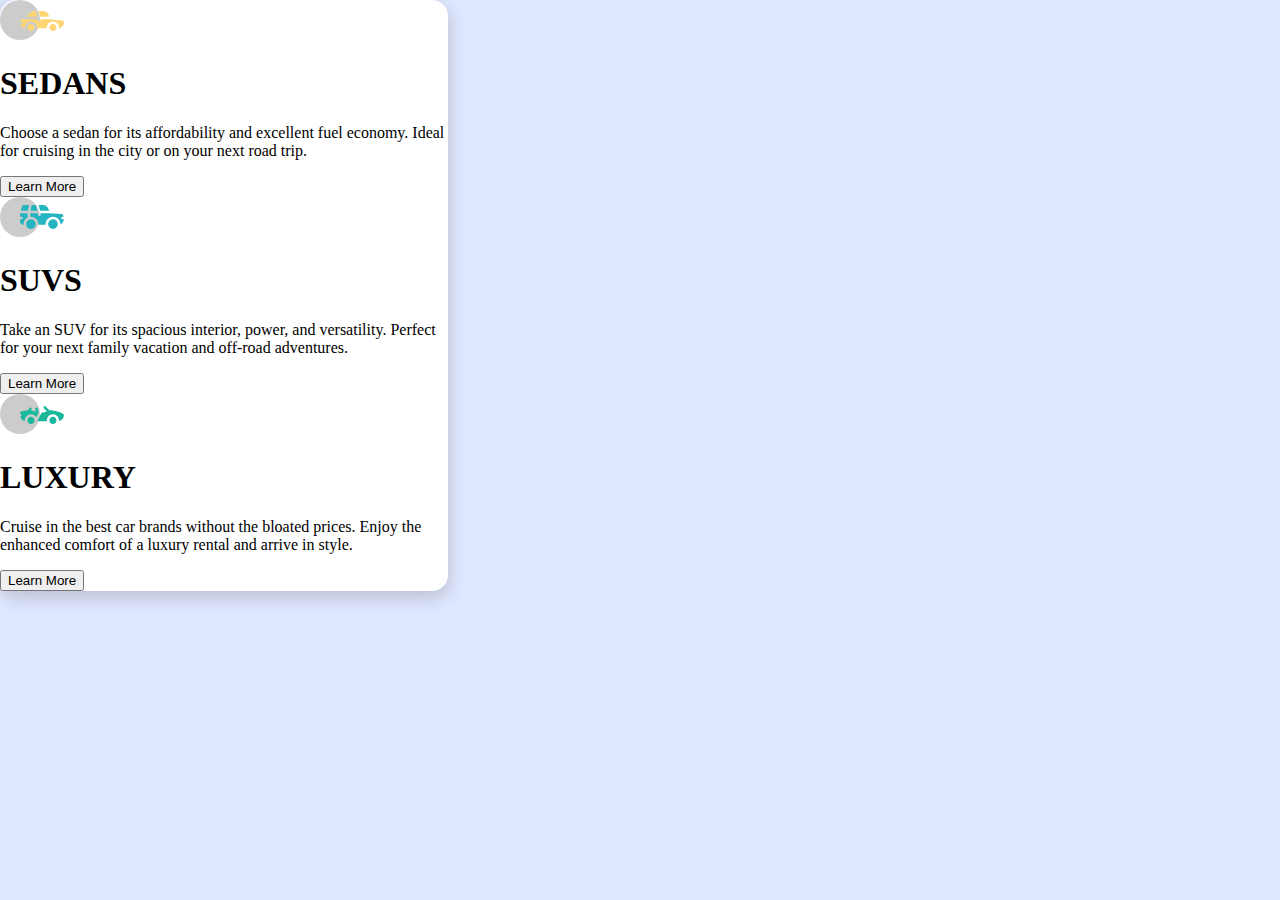
<file: index.html>
<!DOCTYPE html>
<html lang="en">
  <head>
    <meta charset="UTF-8" />
    <meta name="viewport" content="width=device-width, initial-scale=1.0" />
    <!-- displays site properly based on user's device -->

    <link
      rel="icon"
      type="image/png"
      sizes="32x32"
      href="./images/favicon-32x32.png"
    />
    <!-- fevicon -->

    <link
      href="https://fonts.googleapis.com/css2?family=Big+Shoulders+Display:wght@700&family=Lexend+Deca&display=swap"
      rel="stylesheet"
    />
    <!-- Google fonts -->

    <link rel="stylesheet" href="styles.css" />
    <!-- styles sheet -->

    <title>3-column preview card component</title>
  </head>
  <body>
    <div class="container">
      <section class="one">
        <img src="images/icon-sedans.svg" alt="Sedans-img" />
        <h1>SEDANS</h1>
        <p>
          Choose a sedan for its affordability and excellent fuel economy. Ideal
          for cruising in the city or on your next road trip.
        </p>
        <button>Learn More</button>
      </section>
      <section class="two">
        <img src="images/icon-suvs.svg" alt="SUVs-img" />
        <h1>SUVS</h1>
        <p>
          Take an SUV for its spacious interior, power, and versatility. Perfect
          for your next family vacation and off-road adventures.
        </p>
        <button>Learn More</button>
      </section>
      <section class="three">
        <img src="images/icon-luxury.svg" alt="Luxury" />
        <h1>LUXURY</h1>
        <p>
          Cruise in the best car brands without the bloated prices. Enjoy the
          enhanced comfort of a luxury rental and arrive in style.
        </p>
        <button>Learn More</button>
      </section>
    </div>
  </body>
</html>
</file>
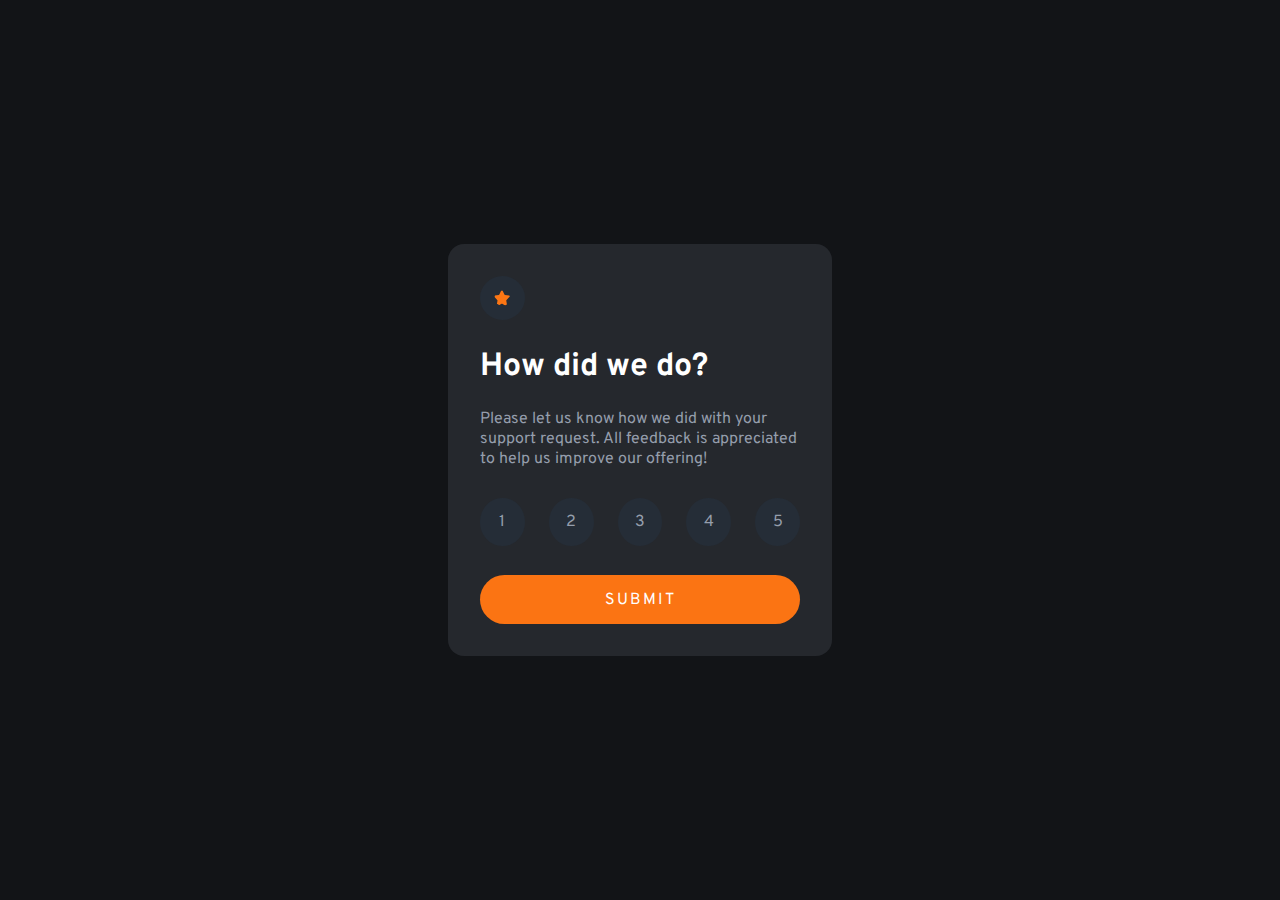
<file: Interactive-Rating-Component/index.html>
<!DOCTYPE html>
<html lang="en">
  <head>
    <meta charset="UTF-8" />
    <meta name="viewport" content="width=device-width, initial-scale=1.0" />
    <!-- displays site properly based on user's device -->

    <link
      rel="icon"
      type="image/png"
      sizes="32x32"
      href="./images/favicon-32x32.png"
    />

    <link
      href="https://fonts.googleapis.com/css2?family=Overpass:wght@400;700&display=swap"
      rel="stylesheet"
    />
    <!-- Google Fonts -->

    <link rel="stylesheet" href="styles.css" />

    <title>Interactive rating component</title>
  </head>
  <body>
    <main>
      <!-- Rating state start -->
      <div class="container">
        <img src="images/icon-star.svg" />
        <h1>How did we do?</h1>
        <p>
          Please let us know how we did with your support request. All feedback
          is appreciated to help us improve our offering!
        </p>
        <div class="rating">
          <span>1</span>
          <span>2</span>
          <span>3</span>
          <span>4</span>
          <span>5</span>
        </div>
        <p>SUBMIT</p>
      </div>
      <!-- Rating state end -->

      <!-- Thank you state start -->
      <div class="thankyou">
        <img src="images/illustration-thank-you.svg" />
        <p>You selected <span> 0 </span> out of 5</p>
        <h1>Thank you!</h1>
        <p>
          We appreciate you taking the time to give a rating. If you ever need
          more support, don’t hesitate to get in touch!
        </p>
      </div>
      <!-- Thank you state end -->
    </main>
    <script src="https://ajax.googleapis.com/ajax/libs/jquery/3.6.0/jquery.min.js"></script>
    <script src="index.js"></script>
  </body>
</html>
</file>
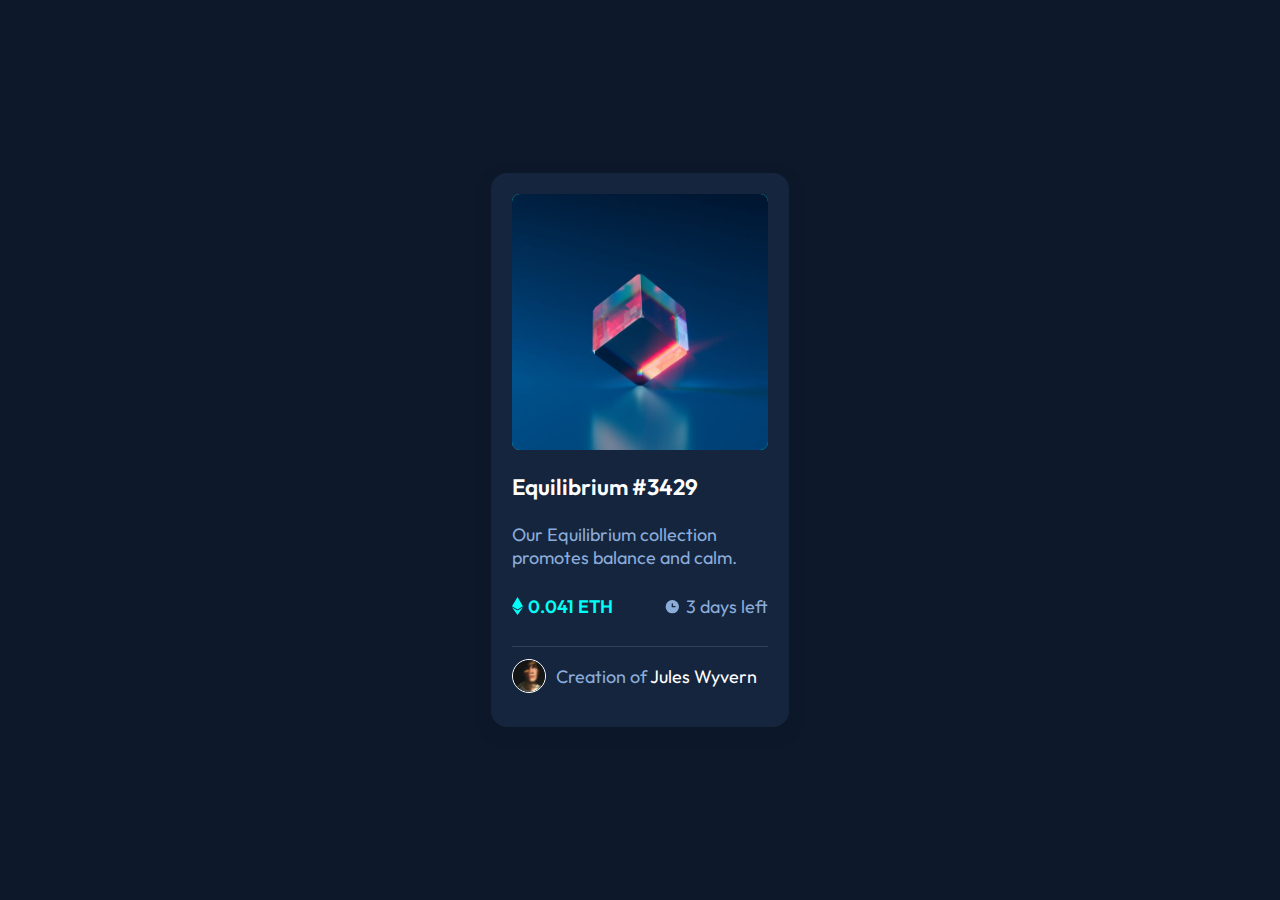
<file: NFT-Preview-Card-Component/index.html>
<!DOCTYPE html>
<html lang="en">
  <head>
    <meta charset="UTF-8" />
    <meta name="viewport" content="width=device-width, initial-scale=1.0" />
    <!-- displays site properly based on user's device -->

    <link
      rel="icon"
      type="image/png"
      sizes="32x32"
      href="./images/favicon-32x32.png"
    />
    <!-- fevicon -->

    <link rel="stylesheet" href="styles.css" />
    <!-- styles sheet -->

    <link
      href="https://fonts.googleapis.com/css2?family=Outfit:wght@300;400;600&display=swap"
      rel="stylesheet"
    />
    <!-- Google Fonts -->

    <title>NFT preview card component</title>
  </head>
  <body>
    <main>
      <div class="container">
        <div class="images">
          <img src="images/image-equilibrium.jpg" />
          <img src="images/icon-view.svg" />
        </div>

        <div class="content-one">
          <p>Equilibrium #3429</p>
          <p>Our Equilibrium collection promotes balance and calm.</p>
        </div>

        <div class="content-two">
          <div class="eth">
            <img src="./images/icon-ethereum.svg" />
            <p>0.041 ETH</p>
          </div>
          <div class="time">
            <img src="./images/icon-clock.svg" />
            <p>3 days left</p>
          </div>
        </div>

        <div class="content-three">
          <img src="images/image-avatar.png" class="userImg" />
          <p>Creation of <span>Jules Wyvern</span></p>
        </div>
      </div>
    </main>
  </body>
</html>
</file>
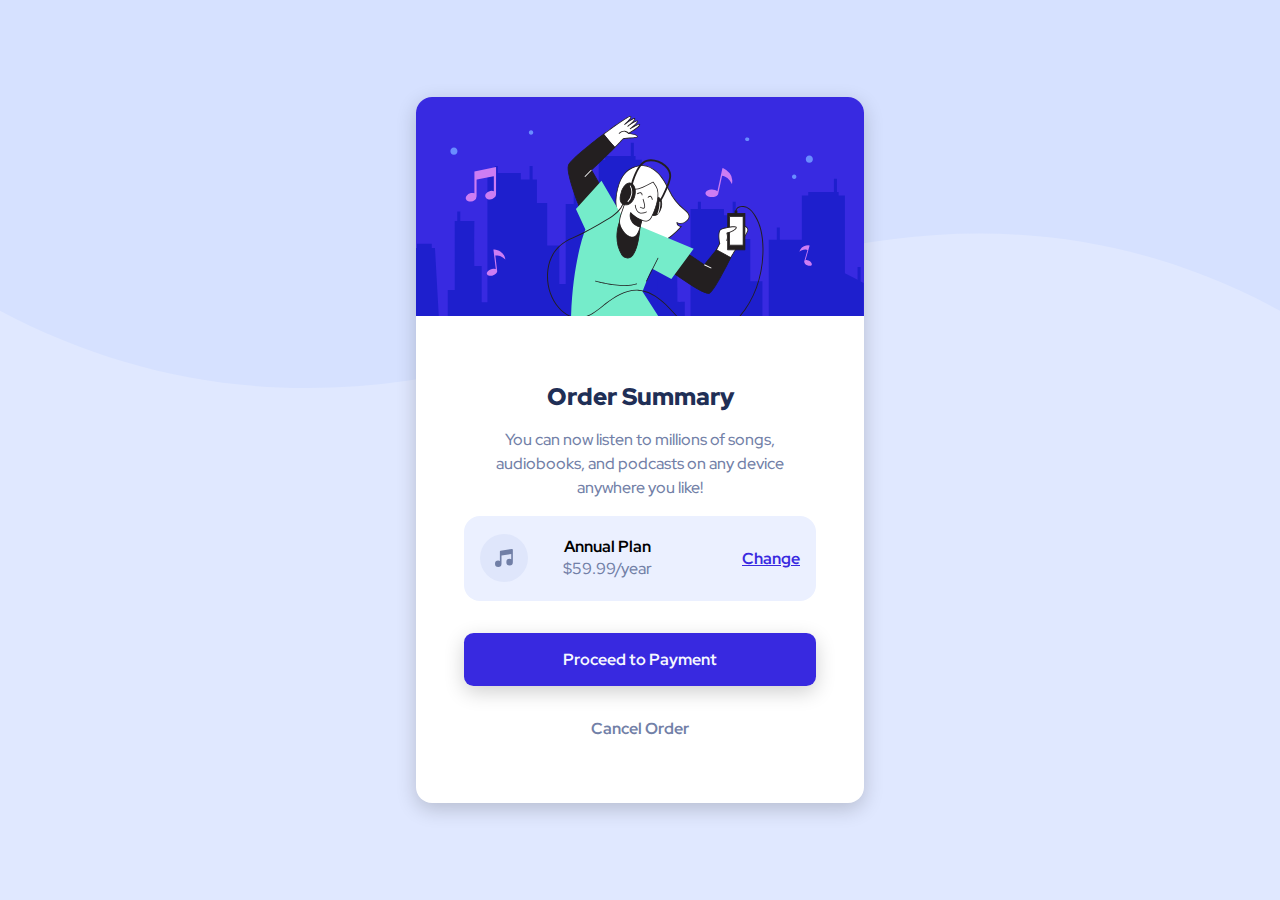
<file: Order-Summary-Card/index.html>
<!DOCTYPE html>
<html lang="en">
  <head>
    <meta charset="UTF-8" />
    <meta name="viewport" content="width=device-width, initial-scale=1.0" />
    <!-- displays site properly based on user's device -->

    <link
      rel="icon"
      type="image/png"
      sizes="32x32"
      href="./images/favicon-32x32.png"
    />

    <link rel="stylesheet" href="styles.css" />
    <!-- stylesheet -->

    <link
      href="https://fonts.googleapis.com/css2?family=Red+Hat+Display:wght@500;700;900&display=swap"
      rel="stylesheet"
    />
    <!-- google fonts -->

    <title>Order summary card</title>
  </head>
  <body>
    <img src="images/pattern-background-desktop.svg" class="bgimg" />
    <main>
      <div class="container">
        <img src="images/illustration-hero.svg" class="hero" />
        <div class="content">
          <h1>Order Summary</h1>
          <p>
            You can now listen to millions of songs, audiobooks, and podcasts on
            any device anywhere you like!
          </p>
          <div class="plan">
            <img src="images/icon-music.svg" />
            <div class="cost">
              <p>Annual Plan</p>
              <p>$59.99/year</p>
            </div>
            <p>Change</p>
          </div>
          <p>Proceed to Payment</p>
          <p>Cancel Order</p>
        </div>
      </div>
    </main>
  </body>
</html>
</file>
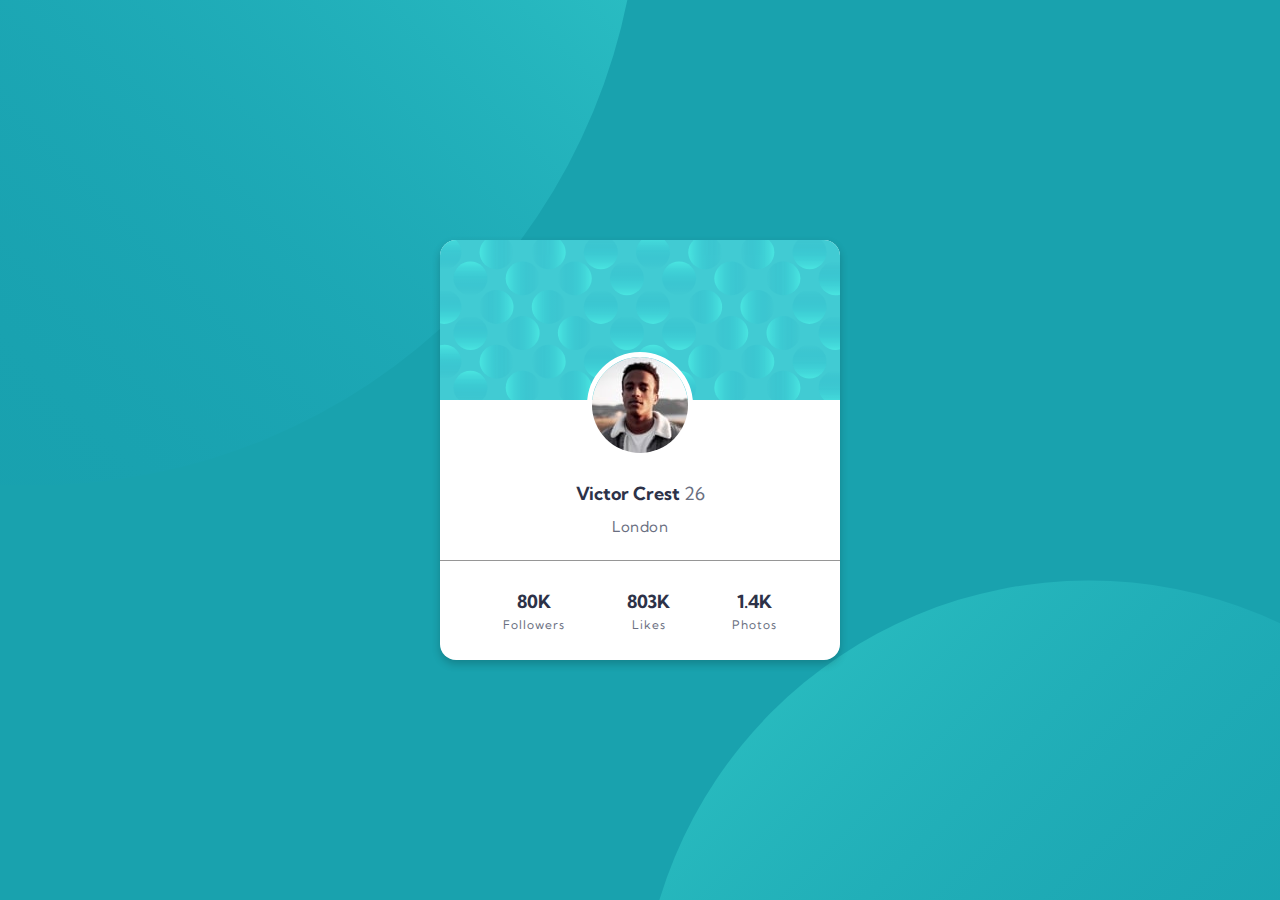
<file: Profile-Card-Component/index.html>
<!DOCTYPE html>
<html lang="en">
  <head>
    <meta charset="UTF-8" />
    <meta name="viewport" content="width=device-width, initial-scale=1.0" />
    <!-- displays site properly based on user's device -->

    <link
      rel="icon"
      type="image/png"
      sizes="32x32"
      href="./images/favicon-32x32.png"
    />

    <link rel="stylesheet" href="styles.css" />

    <link
      href="https://fonts.googleapis.com/css2?family=Kumbh+Sans:wght@400;700&display=swap"
      rel="stylesheet"
    />

    <title>Profile card component</title>
  </head>
  <body>
    <main class="container">
      <img
        src="images/bg-pattern-card.svg"
        alt="bg-pattern-card"
        class="img-pattern"
      />
      <img src="images/image-victor.jpg" alt="image-victor" class="img" />
      <h1>Victor Crest<span> 26</span></h1>
      <p>London</p>
      <div class="stats">
        <div>
          <h1>80K</h1>
          <p>Followers</p>
        </div>
        <div>
          <h1>803K</h1>
          <p>Likes</p>
        </div>
        <div>
          <h1>1.4K</h1>
          <p>Photos</p>
        </div>
      </div>
    </main>
  </body>
</html>
</file>
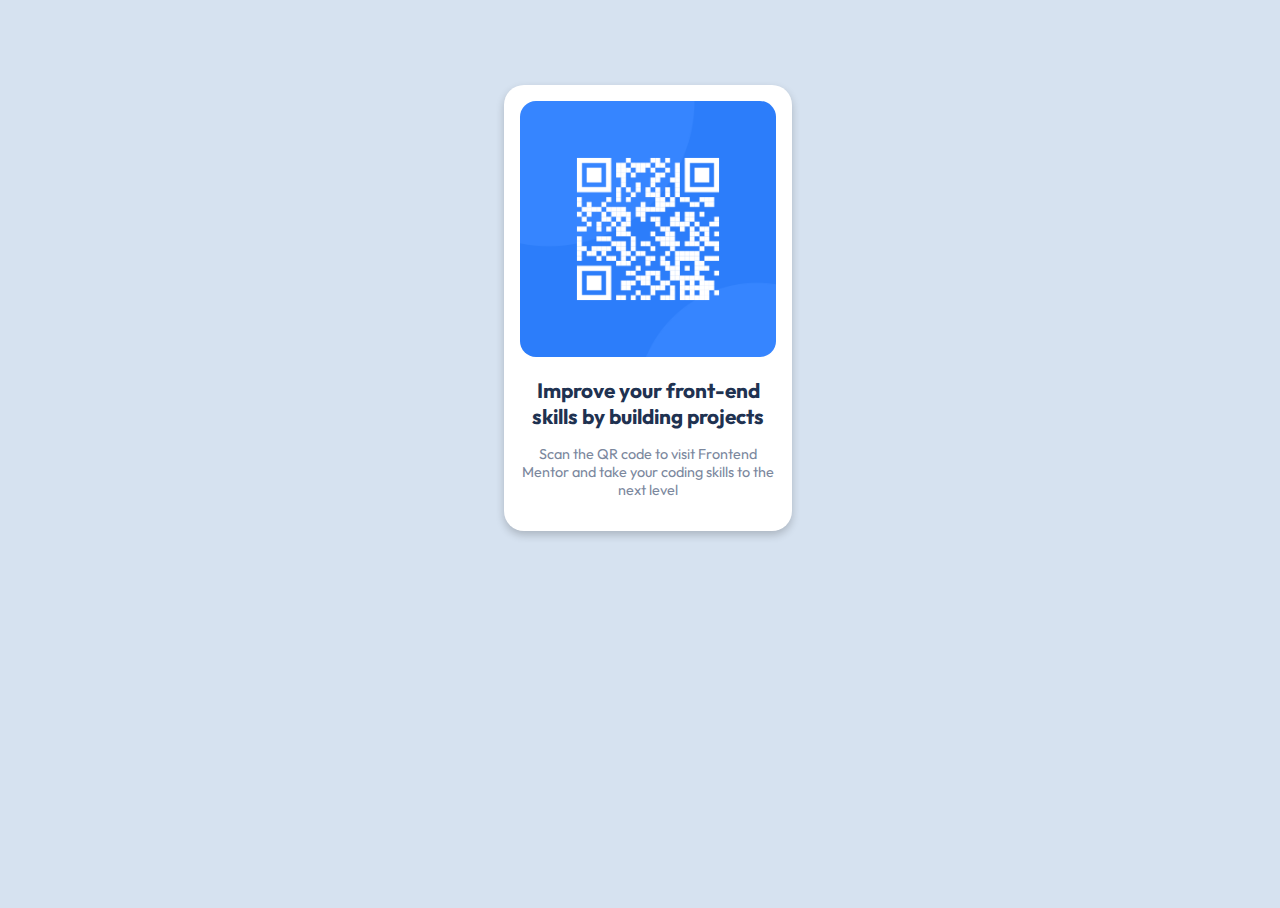
<file: QR-Code-Component-2/index.html>
<!DOCTYPE html>
<html lang="en">
  <head>
    <meta charset="UTF-8" />
    <meta name="viewport" content="width=device-width, initial-scale=1.0" />
    <!-- displays site properly based on user's device -->

    <link
      rel="icon"
      type="image/png"
      sizes="32x32"
      href="./images/favicon-32x32.png"
    />

    <link rel="stylesheet" href="style.css" />
    <link
      href="https://fonts.googleapis.com/css2?family=Outfit:wght@400;700&display=swap"
      rel="stylesheet"
    />

    <title>QR code component</title>
  </head>

  <body>
    <div class="content">
      <img src="images/image-qr-code.png" />
      <p>Improve your front-end skills by building projects</p>
      <p>
        Scan the QR code to visit Frontend Mentor and take your coding skills to
        the next level
      </p>
    </div>
  </body>
</html>
</file>
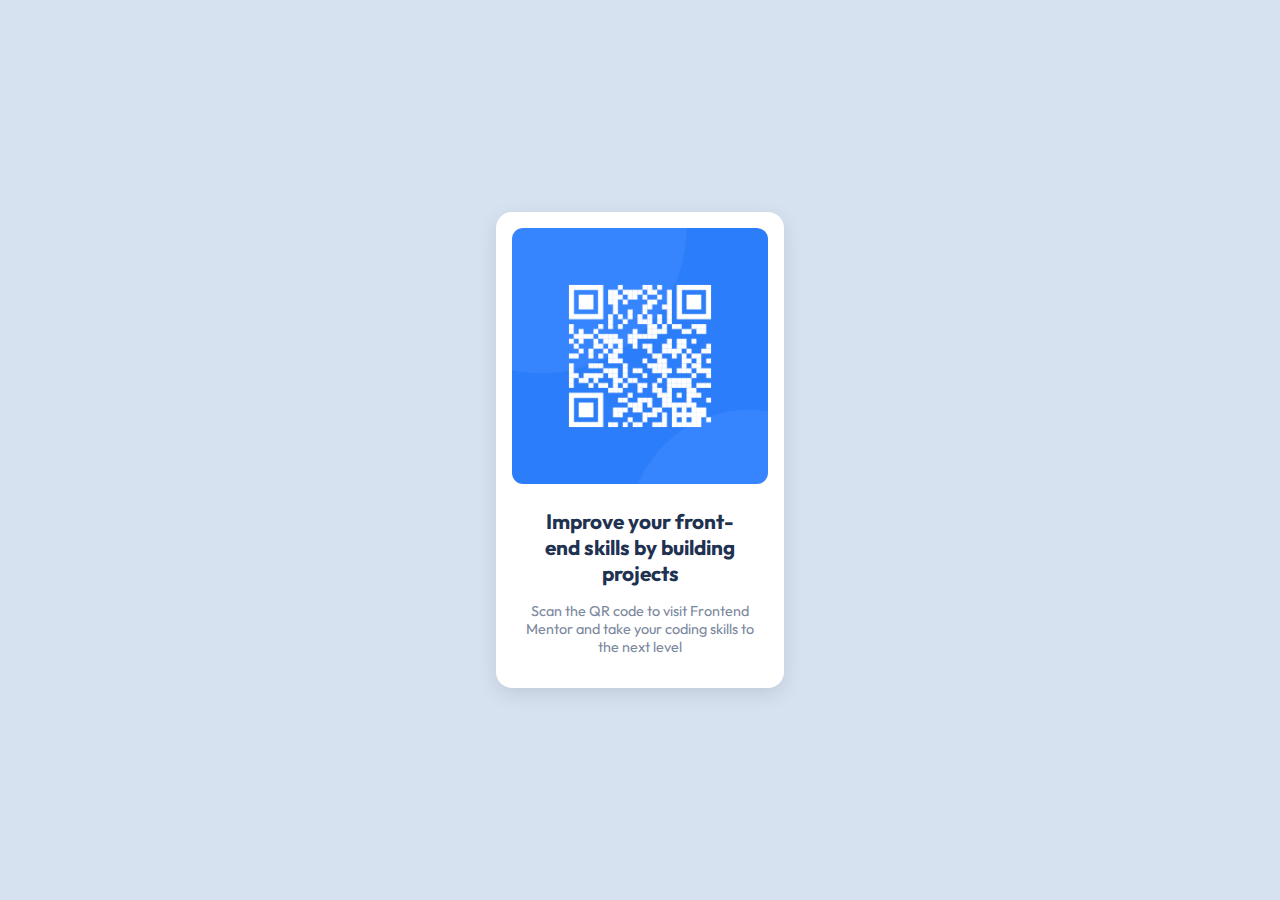
<file: QR-Code-Component/index.html>
<!DOCTYPE html>
<html lang="en">
  <head>
    <meta charset="UTF-8" />
    <meta name="viewport" content="width=device-width, initial-scale=1.0" />
    <!-- displays site properly based on user's device -->

    <link
      rel="icon"
      type="image/png"
      sizes="32x32"
      href="./images/favicon-32x32.png"
    />
    <!-- fevicon -->

    <link rel="stylesheet" href="styles.css" />
    <!-- stylesheet -->

    <link
      href="https://fonts.googleapis.com/css2?family=Outfit:wght@400;700&display=swap"
      rel="stylesheet"
    />
    <!-- Google fonts -->

    <title>QR code component</title>
  </head>
  <body>
    <main>
      <div class="container">
        <img src="images/image-qr-code.png" alt="QR code" />
        <p>Improve your front-end skills by building projects</p>
        <p>
          Scan the QR code to visit Frontend Mentor and take your coding skills
          to the next level
        </p>
      </div>
    </main>
  </body>
</html>
</file>
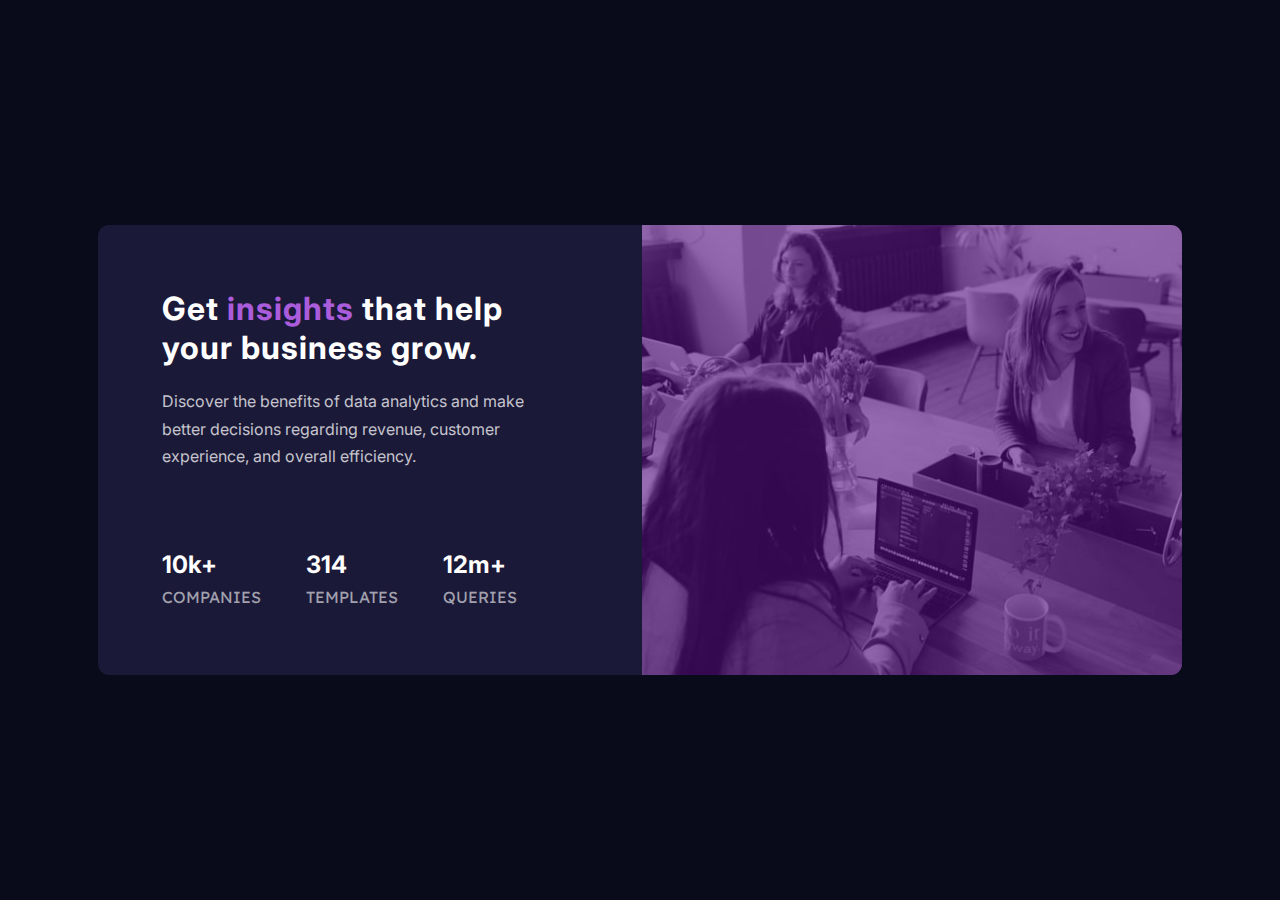
<file: Stats-Preview-Card-Component/index.html>
<!DOCTYPE html>
<html lang="en">
  <head>
    <meta charset="UTF-8" />
    <meta name="viewport" content="width=device-width, initial-scale=1.0" />
    <!-- displays site properly based on user's device -->

    <link
      rel="icon"
      type="image/png"
      sizes="32x32"
      href="./images/favicon-32x32.png"
    />

    <link rel="stylesheet" href="styles.css" />
    <!-- stylesheet -->

    <link
      href="https://fonts.googleapis.com/css2?family=Inter:wght@400;700&family=Lexend+Deca&display=swap"
      rel="stylesheet"
    />
    <!-- Goole fonts -->

    <title>Stats preview card component</title>
  </head>
  <body>
    <main class="container">
      <div class="content">
        <h1 class="heading">
          Get <span>insights</span> that help your business grow.
        </h1>
        <p class="paragraph">
          Discover the benefits of data analytics and make better decisions
          regarding revenue, customer experience, and overall efficiency.
        </p>
        <div class="stats">
          <div style="flex-grow: 1">
            <h2>10k+</h2>
            <p>COMPANIES</p>
          </div>
          <div style="flex-grow: 1">
            <h2>314</h2>
            <p>TEMPLATES</p>
          </div>
          <div style="flex-grow: 1">
            <h2>12m+</h2>
            <p>QUERIES</p>
          </div>
        </div>
      </div>
      <div class="img">
        <img src="images/image-header-desktop.jpg " class="image" />
      </div>
    </main>
  </body>
</html>
</file>
<file: styles.css>
html,
body,
main {
  width: 100%;
  height: 100%;
  margin: 0;
  padding: 0;
  background-color: hsl(225, 100%, 94%);
}

main {
  display: flex;
  align-items: center;
  justify-content: center;
}

.bgimg {
  position: absolute;
  width: 100%;
}

.container {
  z-index: 1;
  display: flex;
  flex-direction: column;
  width: 28rem;
  background-color: white;
  border-radius: 1rem;
  box-shadow: 0 6px 20px 0 rgba(0, 0, 0, 0.19);
}

.hero {
  border-radius: 1rem 1rem 0 0;
}

.content {
  padding: 3rem;
  text-align: center;
  font-family: "Red Hat Display", sans-serif;
}

.content h1:nth-child(1) {
  font-size: 1.5rem;
  font-weight: 900;
  color: hsl(223, 47%, 23%);
}

.content p:nth-child(2) {
  font-size: 1rem;
  font-weight: 500;
  line-height: 1.5;
  color: hsl(224, 23%, 55%);
}

.content p:nth-child(4) {
  padding: 1rem;
  border-radius: 0.6rem;
  font-weight: 700;
  margin: 2rem 0;
  color: hsl(225, 100%, 98%);
  background-color: hsl(245, 75%, 52%);
  box-shadow: 0 6px 20px 0 rgba(0, 0, 0, 0.19);
}

.content p:nth-child(4):hover {
  cursor: pointer;
  background-color: hsl(245, 84%, 68%);
}

.content p:nth-child(5) {
  font-weight: 700;
  color: hsl(224, 23%, 55%);
}

.content p:nth-child(5):hover {
  cursor: pointer;
  color: hsl(223, 47%, 23%);
}

.plan {
  display: flex;
  background-color: hsl(225, 100%, 96%);
  align-items: center;
  justify-content: space-between;
  padding: 1rem;
  border-radius: 1rem;
}

.plan img:nth-child(1) {
  height: 3rem;
}

.plan p:nth-child(3) {
  font-weight: 700;
  color: hsl(245, 75%, 52%);
  text-decoration: underline;
}

.plan p:nth-child(3):hover {
  cursor: pointer;
  text-decoration: none;
  color: hsl(245, 84%, 68%);
}

.cost {
  padding-right: 3.5rem;
}

.cost p:nth-child(1) {
  font-weight: 700;
  margin: 0;
}

.cost p:nth-child(2) {
  margin: 0;
}

@media screen and (max-width: 375px) {
  .container {
    width: 90%;
  }

  html,
  body,
  main {
    background-image: url("images/pattern-background-mobile.svg");
  }
}
</file>
<file: Interactive-Rating-Component/styles.css>
html,
body,
main {
  width: 100%;
  height: 100%;
  margin: 0;
  padding: 0;
  background-color: hsl(216, 12%, 8%);
}
main {
  display: flex;
  align-items: center;
  justify-content: center;
  font-family: "Overpass", sans-serif;
}

.container {
  background-color: hsl(217, 10%, 16%);
  border-radius: 1rem;
  width: 25%;
  padding: 2rem;
}

.container img:nth-child(1) {
  background-color: hsl(213, 19%, 18%);
  border-radius: 100%;
  padding: 0.9rem;
  width: 5%;
}

.container h1:nth-child(2) {
  color: white;
  font-weight: 700;
}

.container p:nth-child(3) {
  color: hsl(217, 12%, 63%);
  font-weight: 400;
}

.rating {
  display: flex;
  justify-content: space-between;
  margin: 1.8rem 0;
}

.rating span {
  color: hsl(217, 12%, 63%);
  background-color: hsl(213, 19%, 18%);
  border-radius: 100%;
  padding: 0.9rem;
  width: 5%;
  text-align: center;
}

.rating span:hover {
  cursor: pointer;
  color: white;
  background-color: hsl(25, 97%, 53%);
}

span.selected {
  color: white;
  background-color: hsl(216, 12%, 54%);
}

span.selected:hover {
  color: white;
  background-color: hsl(216, 12%, 54%);
}

.container p:nth-child(5) {
  text-align: center;
  letter-spacing: 2px;
  color: white;
  background-color: hsl(25, 97%, 53%);
  padding: 00.9rem;
  border-radius: 2rem;
  font-weight: 400;
  margin-bottom: 0;
}

.container p:nth-child(5):hover {
  cursor: pointer;
  color: hsl(25, 97%, 53%);
  background-color: white;
}

.thankyou {
  display: none;
  background-color: hsl(217, 10%, 16%);
  border-radius: 1rem;
  width: 25%;
  padding: 2rem;
  text-align: center;
}

.thankyou img:nth-child(1) {
  display: block;
  margin: auto auto 2.5rem;
}

.thankyou p:nth-child(2) {
  color: hsl(25, 97%, 53%);
  background-color: hsl(213, 19%, 18%);
  display: inline;
  border-radius: 25px;
  padding: 5px;
}

.thankyou h1:nth-child(3) {
  margin-top: 2rem;
  color: white;
  font-weight: 700;
}

.thankyou p:nth-child(4) {
  color: hsl(217, 12%, 63%);
  font-weight: 400;
}

.displaynone {
  display: none;
}

.displayblock {
  display: block;
}

@media screen and (max-width: 375px) {
  .container {
    width: 90%;
  }
}
</file>
<file: NFT-Preview-Card-Component/styles.css>
html,
body,
main {
  width: 100%;
  height: 100%;
  margin: 0;
  padding: 0;
  background-color: hsl(217, 54%, 11%);
  box-sizing: border-box;
}

main {
  display: flex;
  align-items: center;
  justify-content: center;
  font-family: "Outfit";
}

.container {
  width: 20%;
  padding: 1.3rem;
  border-radius: 1rem;
  background-color: hsl(216, 50%, 16%);
  display: flex;
  flex-direction: column;
  box-shadow: 0 6px 20px 0 rgba(0, 0, 0, 0.1);
}

/* Images Section */

.images {
  display: flex;
  align-items: center;
  justify-content: center;
  background-color: hsl(178, 100%, 50%);
  border-radius: 0.5rem;
}

.images img:nth-child(1) {
  width: 100%;
  border-radius: 0.5rem;
}

.images img:nth-child(2) {
  position: absolute;
  display: none;
}

/* Images Hover */

.images:hover {
  cursor: pointer;
}

.images:hover img:nth-child(1) {
  /*When image container is hovered then change the opacity of Equilibrium image*/
  opacity: 0.7;
}

.images:hover img:nth-child(2) {
  /*When image container is hovered then bring back the eye image element*/
  display: inline;
}

/* content section */

.content-one p:nth-child(1) {
  font-weight: 600;
  font-size: 1.4rem;
  color: hsl(0, 0%, 100%);
}

.content-one p:nth-child(1):hover {
  cursor: pointer;
  color: hsl(178, 100%, 50%);
}

.content-one p:nth-child(2) {
  font-weight: 400;
  font-size: 1.125rem;
  color: hsl(215, 51%, 70%);
}

.content-two {
  display: flex;
  justify-content: space-between;
  font-size: 1.125rem;
  margin: -10px 0 10px;
}

.eth,
.time {
  display: flex;
  gap: 5px; /*Gap between the flex items*/
  align-items: center;
}

.eth p {
  font-weight: 600;
  color: hsl(178, 100%, 50%);
}

.time p {
  color: hsl(215, 51%, 70%);
}

.content-three {
  display: flex;
  gap: 10px;
  border-top: solid 1px hsl(215, 32%, 27%);
  align-items: center;
  font-size: 1.125rem;
  color: hsl(215, 51%, 70%);
}

.content-three img {
  width: 2rem;
  border: solid 1px hsl(0, 0%, 100%);
  border-radius: 100%;
}

p span {
  color: hsl(0, 0%, 100%);
}

p span:hover {
  cursor: pointer;
  color: hsl(178, 100%, 50%);
}

@media screen and (max-width: 375px) {
  .container {
    width: 90%;
  }
}
</file>
<file: Order-Summary-Card/styles.css>
html,
body,
main {
  width: 100%;
  height: 100%;
  margin: 0;
  padding: 0;
  background-color: hsl(225, 100%, 94%);
}

main {
  display: flex;
  align-items: center;
  justify-content: center;
}

.bgimg {
  position: absolute;
  width: 100%;
}

.container {
  z-index: 1;
  display: flex;
  flex-direction: column;
  width: 28rem;
  background-color: white;
  border-radius: 1rem;
  box-shadow: 0 6px 20px 0 rgba(0, 0, 0, 0.19);
}

.hero {
  border-radius: 1rem 1rem 0 0;
}

.content {
  padding: 3rem;
  text-align: center;
  font-family: "Red Hat Display", sans-serif;
}

.content h1:nth-child(1) {
  font-size: 1.5rem;
  font-weight: 900;
  color: hsl(223, 47%, 23%);
}

.content p:nth-child(2) {
  font-size: 1rem;
  font-weight: 500;
  line-height: 1.5;
  color: hsl(224, 23%, 55%);
}

.content p:nth-child(4) {
  padding: 1rem;
  border-radius: 0.6rem;
  font-weight: 700;
  margin: 2rem 0;
  color: hsl(225, 100%, 98%);
  background-color: hsl(245, 75%, 52%);
  box-shadow: 0 6px 20px 0 rgba(0, 0, 0, 0.19);
}

.content p:nth-child(4):hover {
  cursor: pointer;
  background-color: hsl(245, 84%, 68%);
}

.content p:nth-child(5) {
  font-weight: 700;
  color: hsl(224, 23%, 55%);
}

.content p:nth-child(5):hover {
  cursor: pointer;
  color: hsl(223, 47%, 23%);
}

.plan {
  display: flex;
  background-color: hsl(225, 100%, 96%);
  align-items: center;
  justify-content: space-between;
  padding: 1rem;
  border-radius: 1rem;
}

.plan img:nth-child(1) {
  height: 3rem;
}

.plan p:nth-child(3) {
  font-weight: 700;
  color: hsl(245, 75%, 52%);
  text-decoration: underline;
}

.plan p:nth-child(3):hover {
  cursor: pointer;
  text-decoration: none;
  color: hsl(245, 84%, 68%);
}

.cost {
  padding-right: 3.5rem;
}

.cost p:nth-child(1) {
  font-weight: 700;
  margin: 0;
}

.cost p:nth-child(2) {
  margin: 0;
}

@media screen and (max-width: 375px) {
  .container {
    width: 90%;
  }

  html,
  body,
  main {
    background-image: url("images/pattern-background-mobile.svg");
  }
}
</file>
<file: Profile-Card-Component/styles.css>
html,
body {
  width: 100%;
  height: 100%;
  margin: 0;
  padding: 0;
}

body {
  display: flex;
  align-items: center;
  justify-content: center;
  font-family: "Kumbh Sans", sans-serif;
  background: url(./images/bg-pattern-top.svg) left -45vw top -57vw no-repeat,
    url(./images/bg-pattern-bottom.svg) right -20vw bottom -45vw no-repeat,
    hsl(185, 75%, 39%);
  background-size: 95vw, 70vw;
}

h1 {
  color: hsl(229, 23%, 23%);
  font-size: 18px;
  font-weight: 700;
}

span {
  font-weight: 400;
  color: hsl(227, 10%, 46%);
}

p {
  font-weight: 400;
  color: hsl(227, 10%, 46%);
}

.container {
  position: relative;
  display: flex;
  flex-direction: column;
  text-align: center;
  background-color: white;
  border-radius: 1rem;
  width: 25rem;
  box-shadow: 0 4px 8px 0 rgba(0, 0, 0, 0.2)
}

.container h1:nth-child(3) {
  margin-top: -1.5rem;
}

.container p:nth-child(4) {
  margin-top: 0;
  margin-bottom: 1.5rem;
  font-size: 15px;
  letter-spacing: 0.5px;
}

.img {
  width: 6rem;
  border-radius: 100%;
  border: solid 5px white;
  margin: auto;
  position: relative;
  bottom: 3rem;
}

.img-pattern {
  border-radius: 1rem 1rem 0 0;
}

.stats {
  display: flex;
  justify-content: space-around;
  border-top: solid 1px hsl(0, 0%, 59%);
  padding: 1rem 2rem;
}

.stats p {
  font-size: 12px;
  letter-spacing: 1px;
  margin-top: -8px;
}

@media (max-width: 375px) {
    .container {
        width: 95%;
    }
    body {
        background-position: left -85vw top -50vw, right -70vw bottom -50vw;
        background-size: 150vw, 130vw;
    }
}
</file>
<file: QR-Code-Component-2/style.css>
html,
body {
  width: 100%;
  height: 100%;
  background-color: hsl(212, 45%, 89%);
  text-align: center;
}

.content {
  background-color: white;
  display: inline-block;
  width: 20vw;
  padding: 1rem;
  border-radius: 20px;
  font-family: "Outfit";
  box-shadow: 0 4px 8px 0 rgba(0, 0, 0, 0.2);
  margin-top: 6vw;
}

.content img:nth-child(1) {
  width: 100%;
  border-radius: 1rem;
}

.content p:nth-child(2) {
  font-weight: 700;
  font-size: 1.3rem;
  color: hsl(218, 44%, 22%);
  width: 16rem;
  margin: 1rem auto;
}

.content p:nth-child(3) {
  font-weight: 400;
  font-size: 0.9rem;
  color: hsl(220, 15%, 55%);
  width: 16rem;
  margin: 1rem auto;
}
</file>
<file: QR-Code-Component/styles.css>
html,
body,
main {
  width: 100%;
  height: 100%;
  margin: 0;
  padding: 0;
  background-color: hsl(212, 45%, 89%);
  font-family: "Outfit", sans-serif;
}

main {
  display: flex;
  align-items: center;
  justify-content: center;
}

.container {
  background-color: white;
  width: 20%;
  padding: 1rem;
  border-radius: 1rem;
  display: flex;
  flex-direction: column;
  text-align: center;
  box-shadow: 0 6px 20px 0 rgba(0, 0, 0, 0.1);
}

img {
  width: 100%;
  border-radius: 0.7rem;
}

.container p:nth-child(2) {
  font-weight: 700;
  font-size: 1.3rem;
  margin: 1.5rem 0 1rem;
  color: hsl(218, 44%, 22%);
  display: inline-block;
  width: 85%;
  align-self: center;
}

.container p:nth-child(3) {
  font-weight: 400;
  font-size: 0.9rem;
  margin: 0 0 1rem;
  color: hsl(220, 15%, 55%);
  display: inline-block;
  width: 90%;
  align-self: center;
}

@media screen and (max-width: 375px) {
  .container {
    width: 90%;
  }
}
</file>
<file: Stats-Preview-Card-Component/styles.css>
html,
body {
  width: 100%;
  height: 100%;
  margin: 0;
  padding: 0;
}

body {
  display: flex;
  align-items: center;
  justify-content: center;
  background-color: hsl(233, 47%, 7%);
}

.container {
  display: flex;
  background-color: hsl(244, 38%, 16%);
  border-radius: 0.7rem;
}

.content {
  display: flex;
  flex-direction: column;
  padding: 4rem 5rem 4rem 4rem;
  font-family: "Inter", sans-serif;
  width: 25rem;
}

.heading {
  font-weight: 700;
  color: hsl(0, 0%, 100%);
  letter-spacing: 1px;
  margin-top: 0;
}

span {
  color: hsl(277, 64%, 61%);
}

.paragraph {
  color: hsla(0, 0%, 100%, 0.75);
  line-height: 1.7;
  margin-top: 0;
}

h2 {
  color: hsl(0, 0%, 100%);
  margin: 0 auto;
}

.stats p {
  font-family: "Lexend Deca", sans-serif;
  color: hsla(0, 0%, 100%, 0.6);
  margin-top: 0.5rem;
  margin-bottom: 0;
}

.stats {
  display: flex;
  justify-content: space-between;
  text-align: left;
  margin-top: 4rem;
}

.img {
  background-color: hsl(277, 82%, 28%);
  border-radius: 0 0.7rem 0.7rem 0;
}

.image {
  width: 100%;
  height: 100%;
  opacity: 40%;
  border-radius: 0 0.7rem 0.7rem 0;
}

@media screen and (max-width: 1000px) {
  .container {
    flex-direction: column;
    width: 90%;
  }

  .img {
    order: 1;
  }

  .image {
    background: url("images/image-header-mobile.jpg") no-repeat;
    width: 100%;
    height: 100%;
    border-radius: 0.7rem 0.7rem 0 0;
  }

  .content {
    order: 2;
    text-align: center;
  }

  .stats {
    flex-direction: column;
    text-align: center;
    margin-top: 2rem;
  }

  .stats p {
    margin-bottom: 1.5rem;
  }
}
</file>
